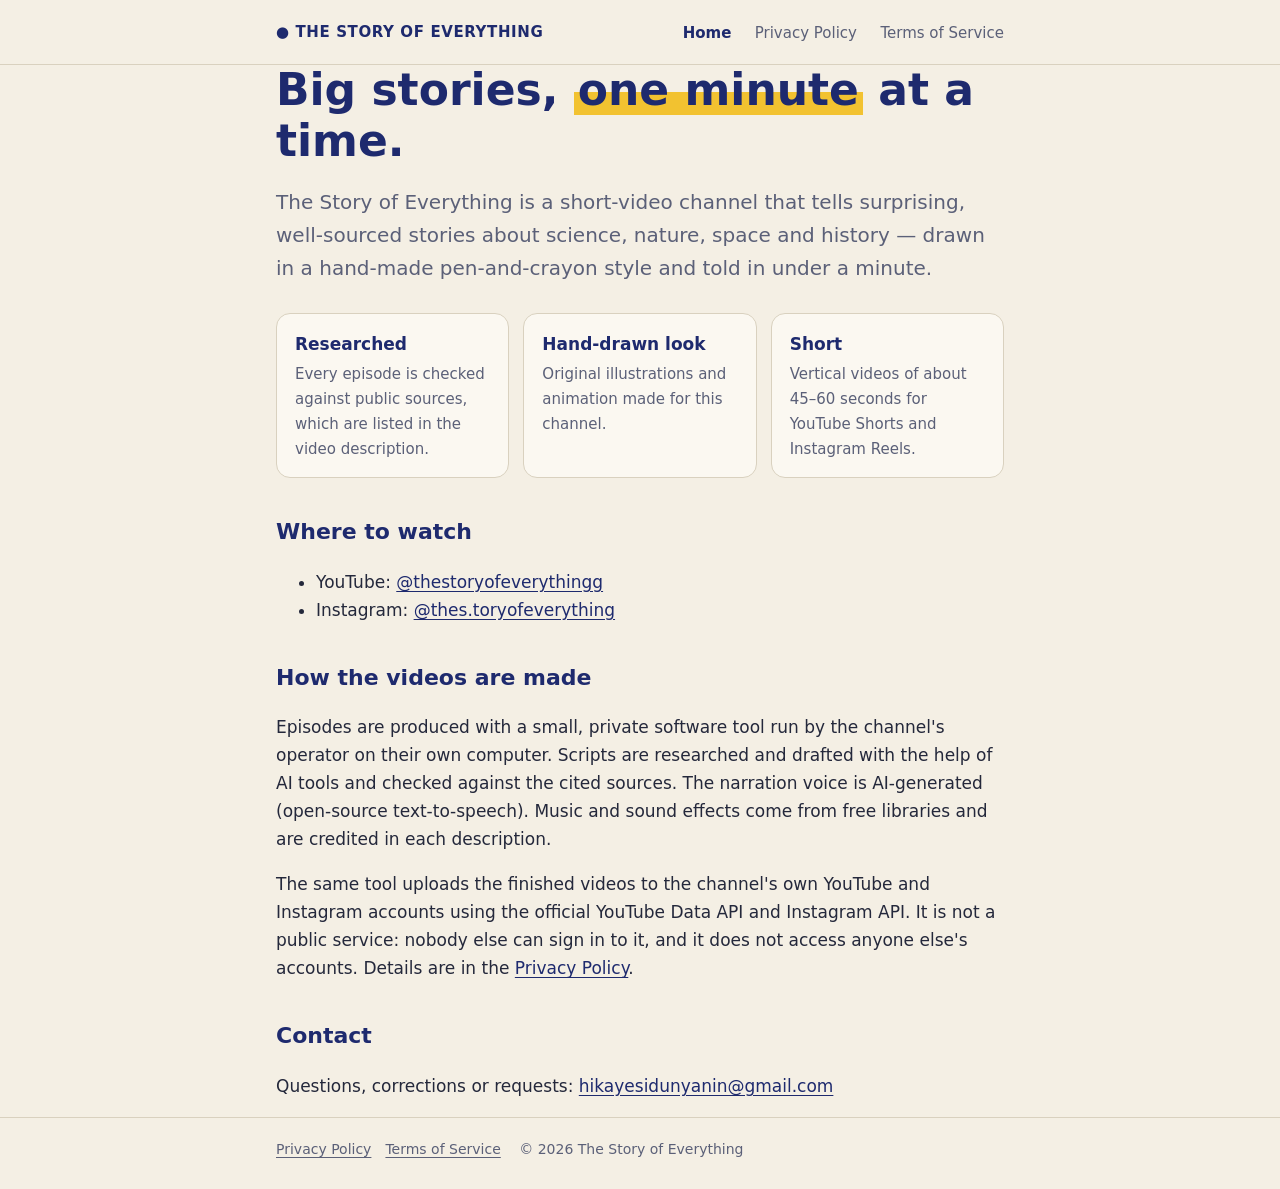
<file: index.html>
<!doctype html>
<html lang="en">
<head>
  <meta charset="utf-8">
  <meta name="viewport" content="width=device-width, initial-scale=1">
  <title>The Story of Everything</title>
  <meta name="description" content="Short, hand-drawn science and history stories in under a minute, published on YouTube Shorts and Instagram Reels.">
  <link rel="stylesheet" href="assets/style.css">
</head>
<body>
  <header>
    <div class="wrap">
      <a class="brand" href="./">The Story of Everything</a>
      <nav>
        <a href="./" aria-current="page">Home</a>
        <a href="privacy.html">Privacy Policy</a>
        <a href="terms.html">Terms of Service</a>
      </nav>
    </div>
  </header>

  <main class="wrap">
    <h1>Big stories, <span class="hl">one minute</span> at a time.</h1>
    <p class="lead">The Story of Everything is a short-video channel that tells surprising, well-sourced stories about
      science, nature, space and history — drawn in a hand-made pen-and-crayon style and told in under a minute.</p>

    <div class="cards">
      <div class="card">
        <h3>Researched</h3>
        <p>Every episode is checked against public sources, which are listed in the video description.</p>
      </div>
      <div class="card">
        <h3>Hand-drawn look</h3>
        <p>Original illustrations and animation made for this channel.</p>
      </div>
      <div class="card">
        <h3>Short</h3>
        <p>Vertical videos of about 45–60 seconds for YouTube Shorts and Instagram Reels.</p>
      </div>
    </div>

    <h2>Where to watch</h2>
    <ul>
      <li>YouTube: <a href="https://www.youtube.com/@thestoryofeverythingg" rel="noopener">@thestoryofeverythingg</a></li>
      <li>Instagram: <a href="https://www.instagram.com/thes.toryofeverything/" rel="noopener">@thes.toryofeverything</a></li>
    </ul>

    <h2>How the videos are made</h2>
    <p>Episodes are produced with a small, private software tool run by the channel's operator on their own computer.
      Scripts are researched and drafted with the help of AI tools and checked against the cited sources.
      The narration voice is AI-generated (open-source text-to-speech). Music and sound effects come from free
      libraries and are credited in each description.</p>
    <p>The same tool uploads the finished videos to the channel's own YouTube and Instagram accounts using the official
      YouTube Data API and Instagram API. It is not a public service: nobody else can sign in to it, and it does not
      access anyone else's accounts. Details are in the <a href="privacy.html">Privacy Policy</a>.</p>

    <h2>Contact</h2>
    <p>Questions, corrections or requests: <a href="mailto:hikayesidunyanin@gmail.com">hikayesidunyanin@gmail.com</a></p>
  </main>

  <footer>
    <div class="wrap">
      <a href="privacy.html">Privacy Policy</a><a href="terms.html">Terms of Service</a>
      <span>© 2026 The Story of Everything</span>
    </div>
  </footer>
</body>
</html>
</file>
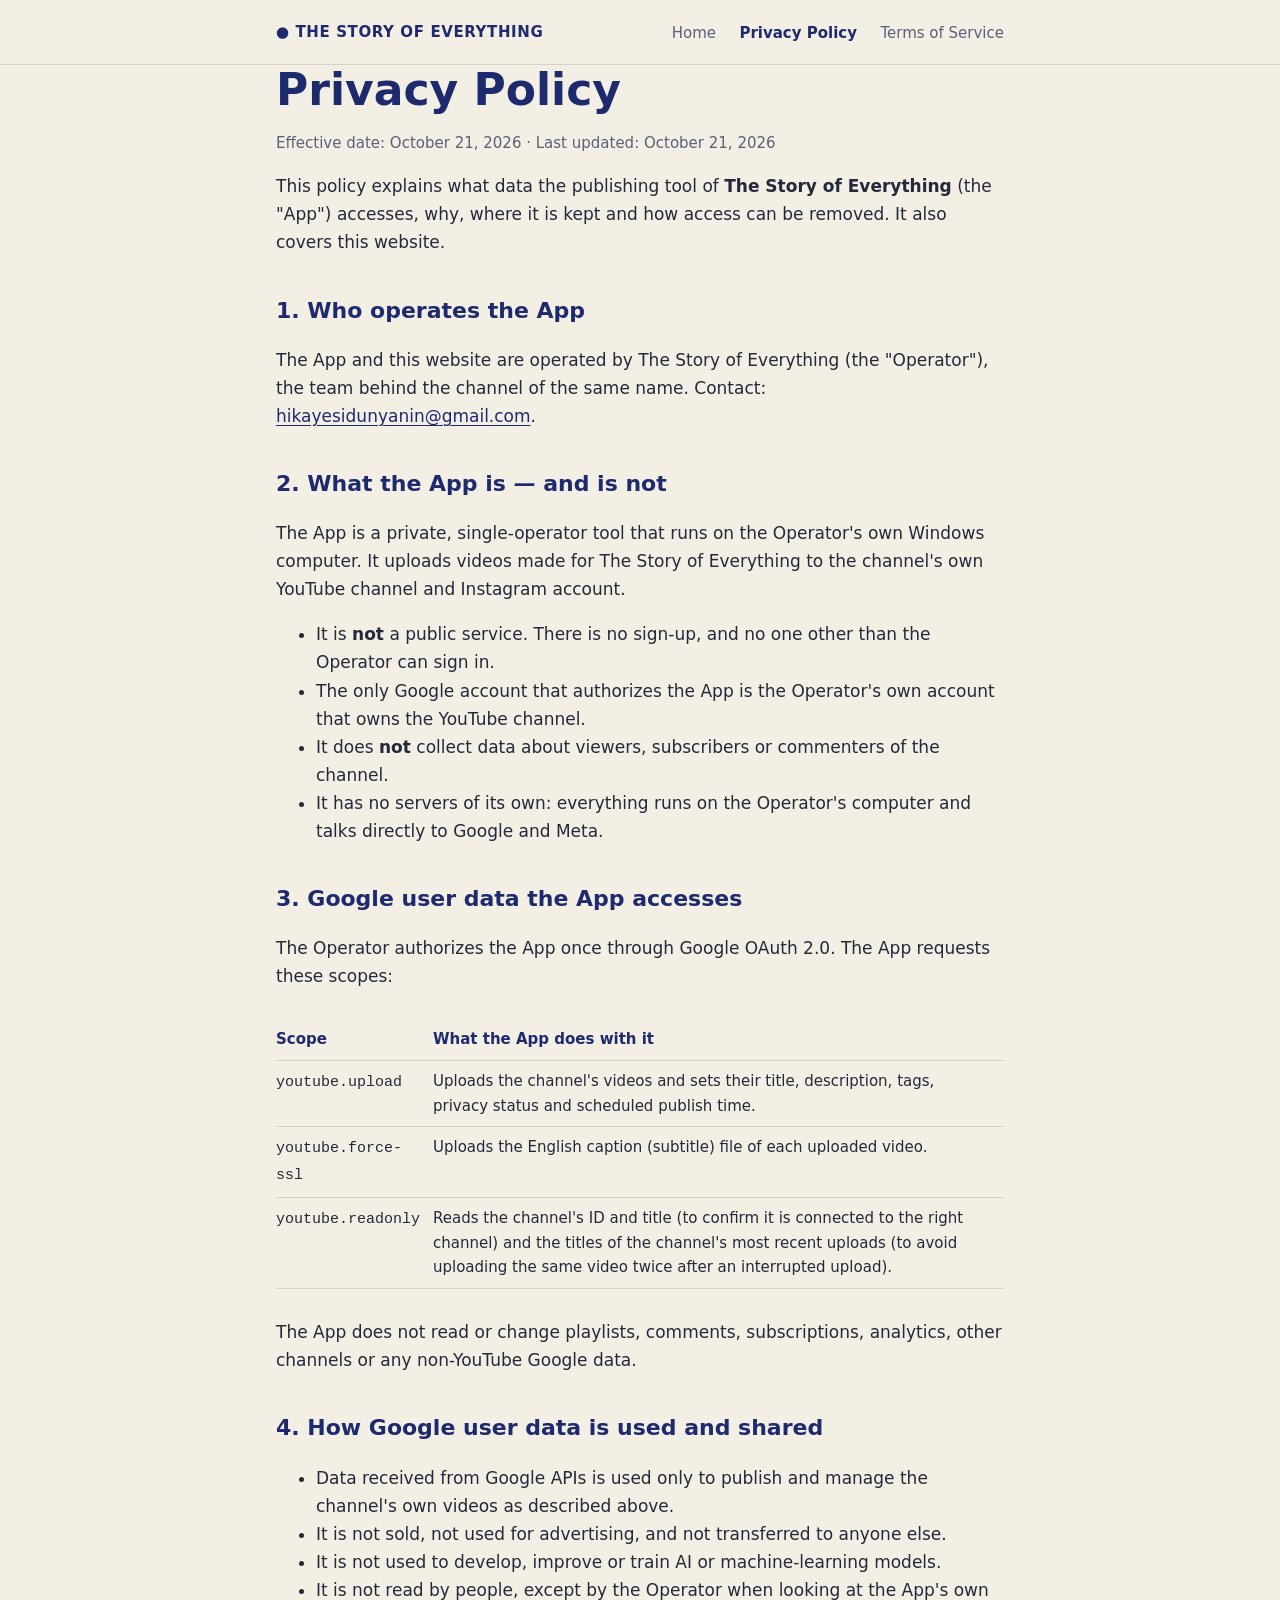
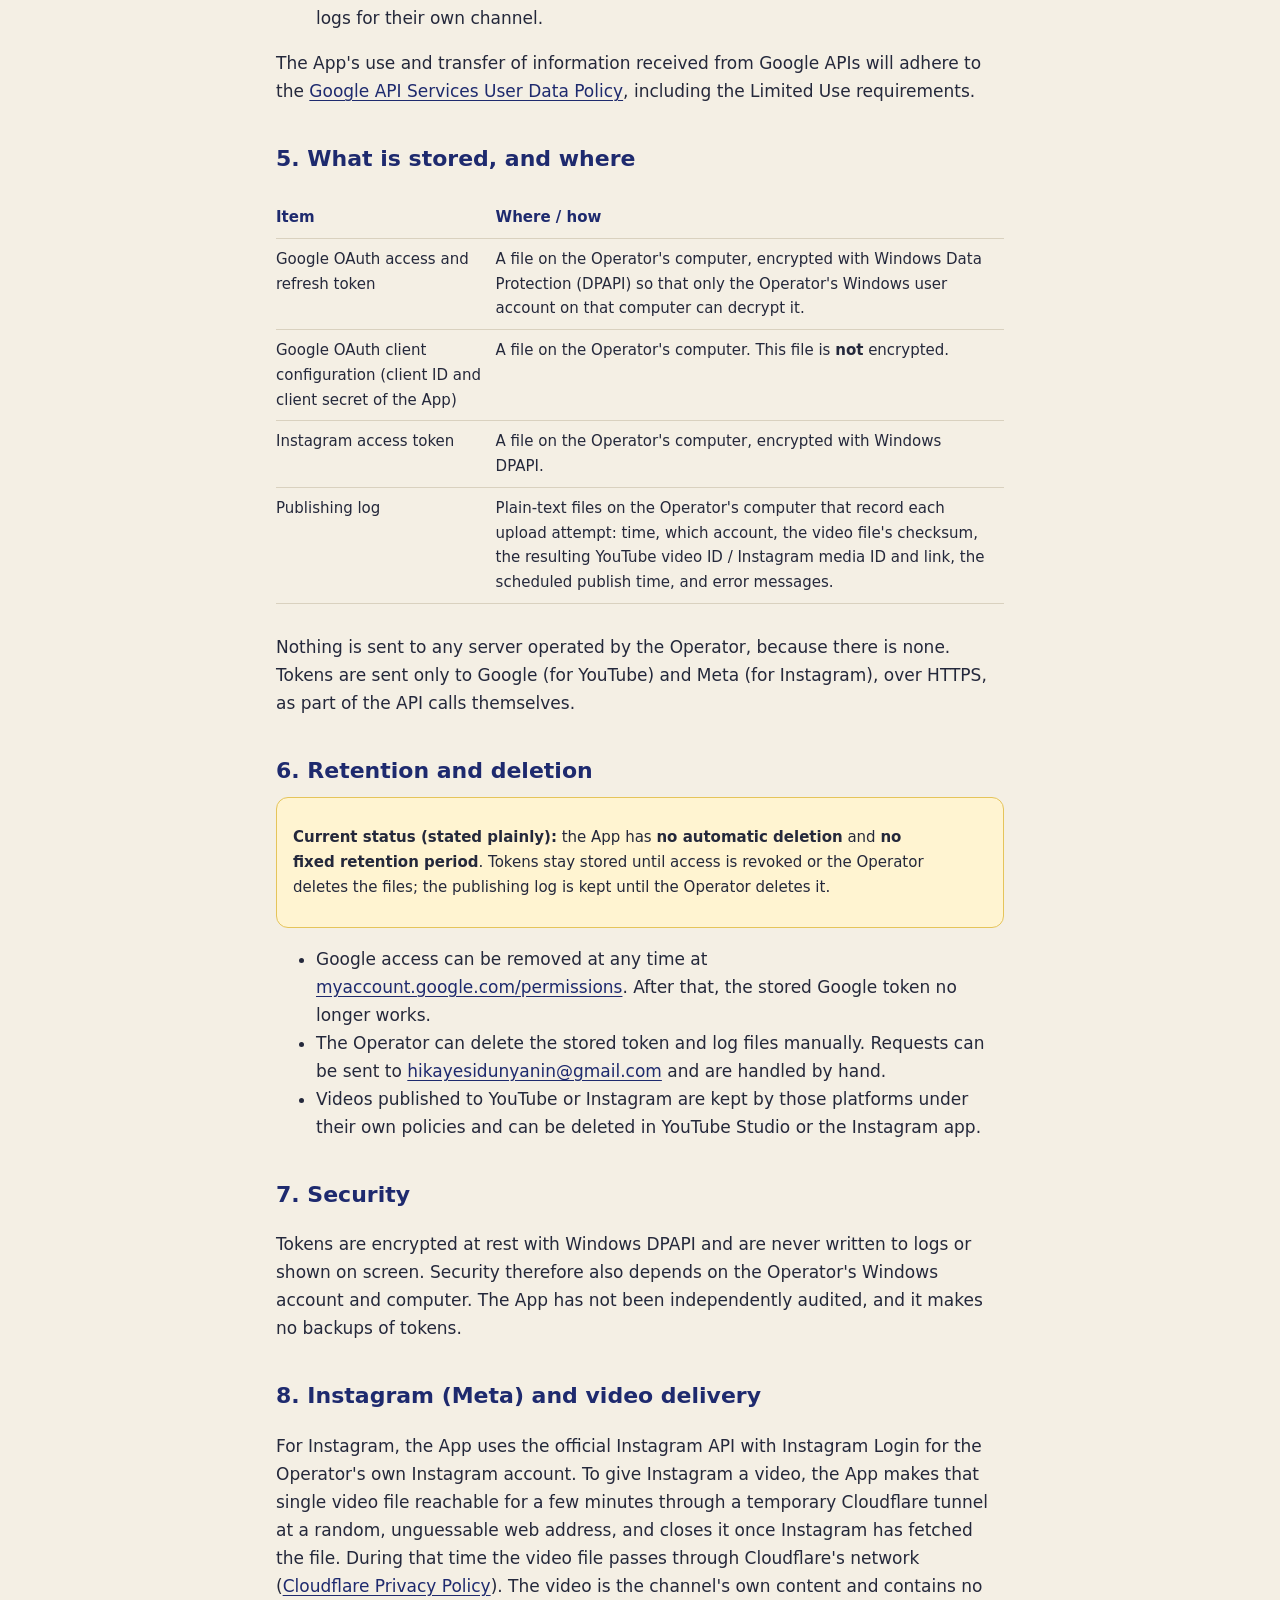
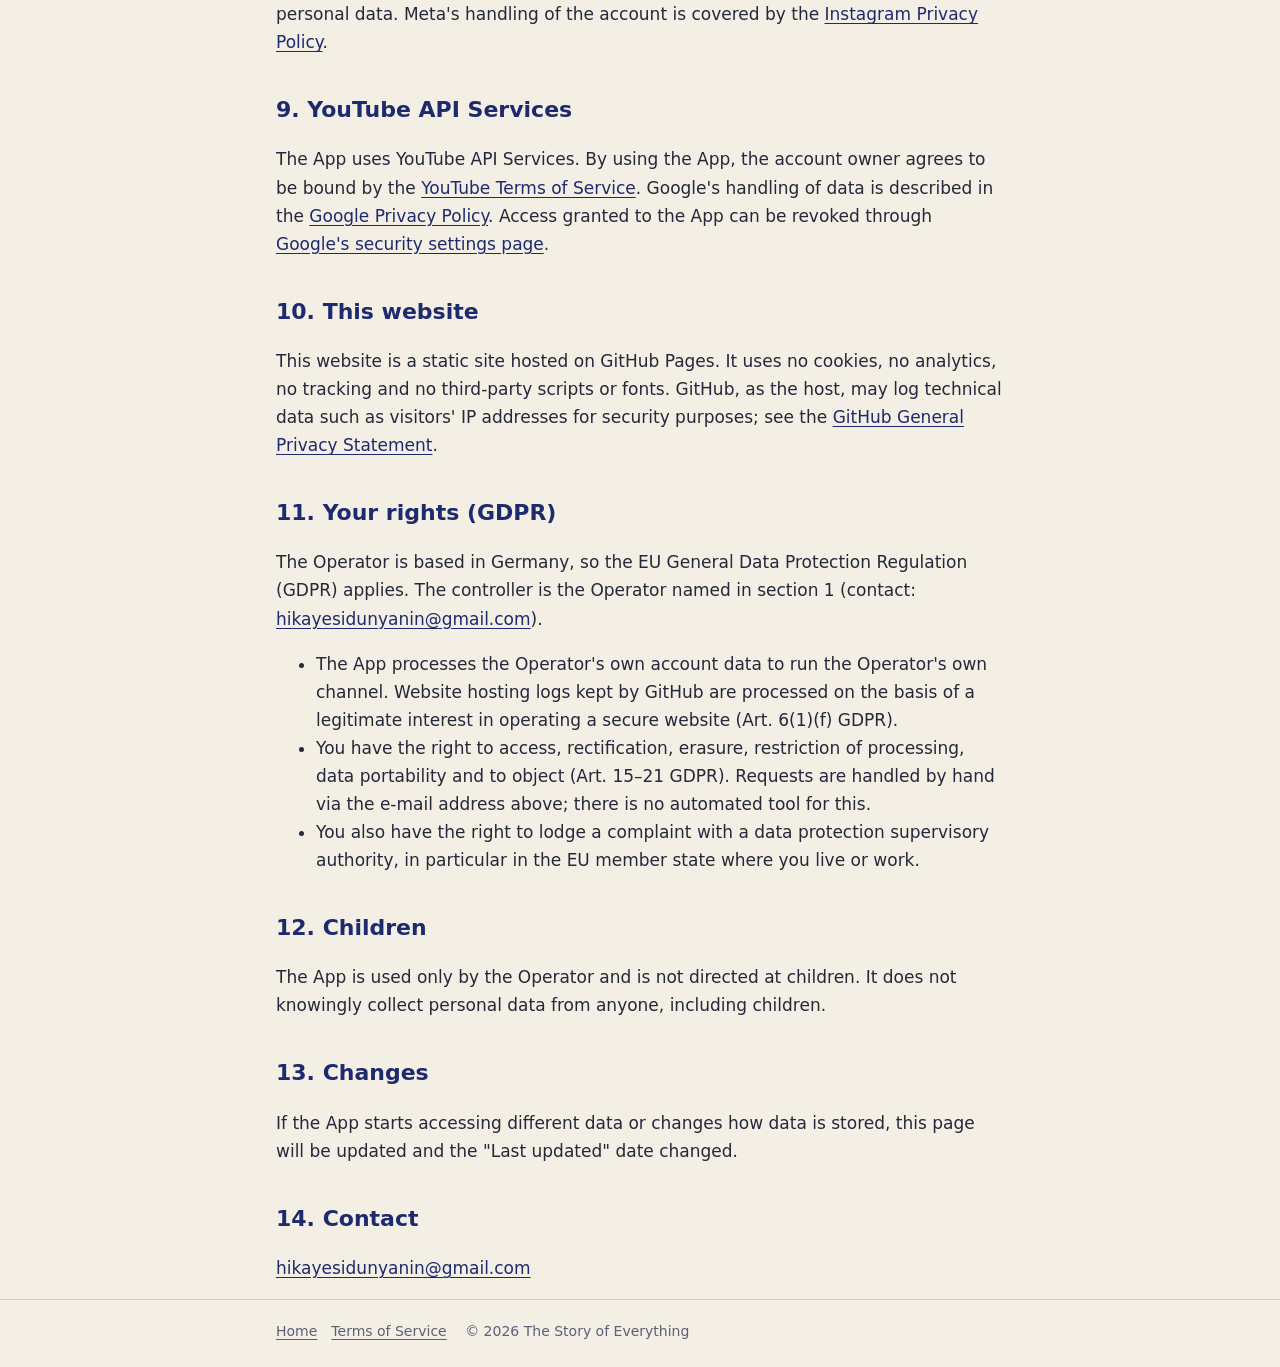
<file: privacy.html>
<!doctype html>
<html lang="en">
<head>
  <meta charset="utf-8">
  <meta name="viewport" content="width=device-width, initial-scale=1">
  <title>Privacy Policy — The Story of Everything</title>
  <meta name="description" content="How The Story of Everything's private publishing tool uses Google OAuth, the YouTube Data API and the Instagram API.">
  <link rel="stylesheet" href="assets/style.css">
</head>
<body>
  <header>
    <div class="wrap">
      <a class="brand" href="./">The Story of Everything</a>
      <nav>
        <a href="./">Home</a>
        <a href="privacy.html" aria-current="page">Privacy Policy</a>
        <a href="terms.html">Terms of Service</a>
      </nav>
    </div>
  </header>

  <main class="wrap">
    <h1>Privacy Policy</h1>
    <p class="meta">Effective date: October 21, 2026 · Last updated: October 21, 2026</p>

    <p>This policy explains what data the publishing tool of <strong>The Story of Everything</strong> (the "App") accesses,
      why, where it is kept and how access can be removed. It also covers this website.</p>

    <h2>1. Who operates the App</h2>
    <p>The App and this website are operated by The Story of Everything (the "Operator"), the team behind the channel of the same name.
      Contact: <a href="mailto:hikayesidunyanin@gmail.com">hikayesidunyanin@gmail.com</a>.</p>

    <h2>2. What the App is — and is not</h2>
    <p>The App is a private, single-operator tool that runs on the Operator's own Windows computer. It uploads videos made
      for The Story of Everything to the channel's own YouTube channel and Instagram account.</p>
    <ul>
      <li>It is <strong>not</strong> a public service. There is no sign-up, and no one other than the Operator can sign in.</li>
      <li>The only Google account that authorizes the App is the Operator's own account that owns the YouTube channel.</li>
      <li>It does <strong>not</strong> collect data about viewers, subscribers or commenters of the channel.</li>
      <li>It has no servers of its own: everything runs on the Operator's computer and talks directly to Google and Meta.</li>
    </ul>

    <h2>3. Google user data the App accesses</h2>
    <p>The Operator authorizes the App once through Google OAuth 2.0. The App requests these scopes:</p>
    <div class="table-scroll">
      <table>
        <tr><th>Scope</th><th>What the App does with it</th></tr>
        <tr><td><code>youtube.upload</code></td><td>Uploads the channel's videos and sets their title, description, tags,
          privacy status and scheduled publish time.</td></tr>
        <tr><td><code>youtube.force-ssl</code></td><td>Uploads the English caption (subtitle) file of each uploaded video.</td></tr>
        <tr><td><code>youtube.readonly</code></td><td>Reads the channel's ID and title (to confirm it is connected to the
          right channel) and the titles of the channel's most recent uploads (to avoid uploading the same video twice
          after an interrupted upload).</td></tr>
      </table>
    </div>
    <p>The App does not read or change playlists, comments, subscriptions, analytics, other channels or any non-YouTube
      Google data.</p>

    <h2>4. How Google user data is used and shared</h2>
    <ul>
      <li>Data received from Google APIs is used only to publish and manage the channel's own videos as described above.</li>
      <li>It is not sold, not used for advertising, and not transferred to anyone else.</li>
      <li>It is not used to develop, improve or train AI or machine-learning models.</li>
      <li>It is not read by people, except by the Operator when looking at the App's own logs for their own channel.</li>
    </ul>
    <p>The App's use and transfer of information received from Google APIs will adhere to the
      <a href="https://developers.google.com/terms/api-services-user-data-policy" rel="noopener">Google API Services User Data Policy</a>,
      including the Limited Use requirements.</p>

    <h2>5. What is stored, and where</h2>
    <div class="table-scroll">
      <table>
        <tr><th>Item</th><th>Where / how</th></tr>
        <tr><td>Google OAuth access and refresh token</td><td>A file on the Operator's computer, encrypted with Windows Data
          Protection (DPAPI) so that only the Operator's Windows user account on that computer can decrypt it.</td></tr>
        <tr><td>Google OAuth client configuration (client ID and client secret of the App)</td><td>A file on the Operator's
          computer. This file is <strong>not</strong> encrypted.</td></tr>
        <tr><td>Instagram access token</td><td>A file on the Operator's computer, encrypted with Windows DPAPI.</td></tr>
        <tr><td>Publishing log</td><td>Plain-text files on the Operator's computer that record each upload attempt:
          time, which account, the video file's checksum, the resulting YouTube video ID / Instagram media ID and link,
          the scheduled publish time, and error messages.</td></tr>
      </table>
    </div>
    <p>Nothing is sent to any server operated by the Operator, because there is none. Tokens are sent only to Google
      (for YouTube) and Meta (for Instagram), over HTTPS, as part of the API calls themselves.</p>

    <h2>6. Retention and deletion</h2>
    <div class="note">
      <p><strong>Current status (stated plainly):</strong> the App has <strong>no automatic deletion</strong> and
        <strong>no fixed retention period</strong>. Tokens stay stored until access is revoked or the Operator deletes
        the files; the publishing log is kept until the Operator deletes it.</p>
    </div>
    <ul>
      <li>Google access can be removed at any time at
        <a href="https://myaccount.google.com/permissions" rel="noopener">myaccount.google.com/permissions</a>.
        After that, the stored Google token no longer works.</li>
      <li>The Operator can delete the stored token and log files manually. Requests can be sent to
        <a href="mailto:hikayesidunyanin@gmail.com">hikayesidunyanin@gmail.com</a> and are handled by hand.</li>
      <li>Videos published to YouTube or Instagram are kept by those platforms under their own policies and can be deleted
        in YouTube Studio or the Instagram app.</li>
    </ul>

    <h2>7. Security</h2>
    <p>Tokens are encrypted at rest with Windows DPAPI and are never written to logs or shown on screen.
      Security therefore also depends on the Operator's Windows account and computer. The App has not been independently
      audited, and it makes no backups of tokens.</p>

    <h2>8. Instagram (Meta) and video delivery</h2>
    <p>For Instagram, the App uses the official Instagram API with Instagram Login for the Operator's own Instagram
      account. To give Instagram a video, the App makes that single video file reachable for a few minutes through a
      temporary Cloudflare tunnel at a random, unguessable web address, and closes it once Instagram has fetched the file.
      During that time the video file passes through Cloudflare's network
      (<a href="https://www.cloudflare.com/privacypolicy/" rel="noopener">Cloudflare Privacy Policy</a>).
      The video is the channel's own content and contains no personal data. Meta's handling of the account is covered by the
      <a href="https://privacycenter.instagram.com/policy" rel="noopener">Instagram Privacy Policy</a>.</p>

    <h2>9. YouTube API Services</h2>
    <p>The App uses YouTube API Services. By using the App, the account owner agrees to be bound by the
      <a href="https://www.youtube.com/t/terms" rel="noopener">YouTube Terms of Service</a>. Google's handling of data is described in the
      <a href="https://policies.google.com/privacy" rel="noopener">Google Privacy Policy</a>. Access granted to the App can be revoked through
      <a href="https://myaccount.google.com/permissions" rel="noopener">Google's security settings page</a>.</p>

    <h2>10. This website</h2>
    <p>This website is a static site hosted on GitHub Pages. It uses no cookies, no analytics, no tracking and no
      third-party scripts or fonts. GitHub, as the host, may log technical data such as visitors' IP addresses for
      security purposes; see the
      <a href="https://docs.github.com/en/site-policy/privacy-policies/github-general-privacy-statement" rel="noopener">GitHub General Privacy Statement</a>.</p>

    <h2>11. Your rights (GDPR)</h2>
    <p>The Operator is based in Germany, so the EU General Data Protection Regulation (GDPR) applies. The controller is
      the Operator named in section 1 (contact: <a href="mailto:hikayesidunyanin@gmail.com">hikayesidunyanin@gmail.com</a>).</p>
    <ul>
      <li>The App processes the Operator's own account data to run the Operator's own channel. Website hosting logs kept by
        GitHub are processed on the basis of a legitimate interest in operating a secure website (Art. 6(1)(f) GDPR).</li>
      <li>You have the right to access, rectification, erasure, restriction of processing, data portability and to object
        (Art. 15–21 GDPR). Requests are handled by hand via the e-mail address above; there is no automated tool for this.</li>
      <li>You also have the right to lodge a complaint with a data protection supervisory authority, in particular in the
        EU member state where you live or work.</li>
    </ul>

    <h2>12. Children</h2>
    <p>The App is used only by the Operator and is not directed at children. It does not knowingly collect personal data
      from anyone, including children.</p>

    <h2>13. Changes</h2>
    <p>If the App starts accessing different data or changes how data is stored, this page will be updated and the
      "Last updated" date changed.</p>

    <h2>14. Contact</h2>
    <p><a href="mailto:hikayesidunyanin@gmail.com">hikayesidunyanin@gmail.com</a></p>
  </main>

  <footer>
    <div class="wrap">
      <a href="./">Home</a><a href="terms.html">Terms of Service</a>
      <span>© 2026 The Story of Everything</span>
    </div>
  </footer>
</body>
</html>
</file>
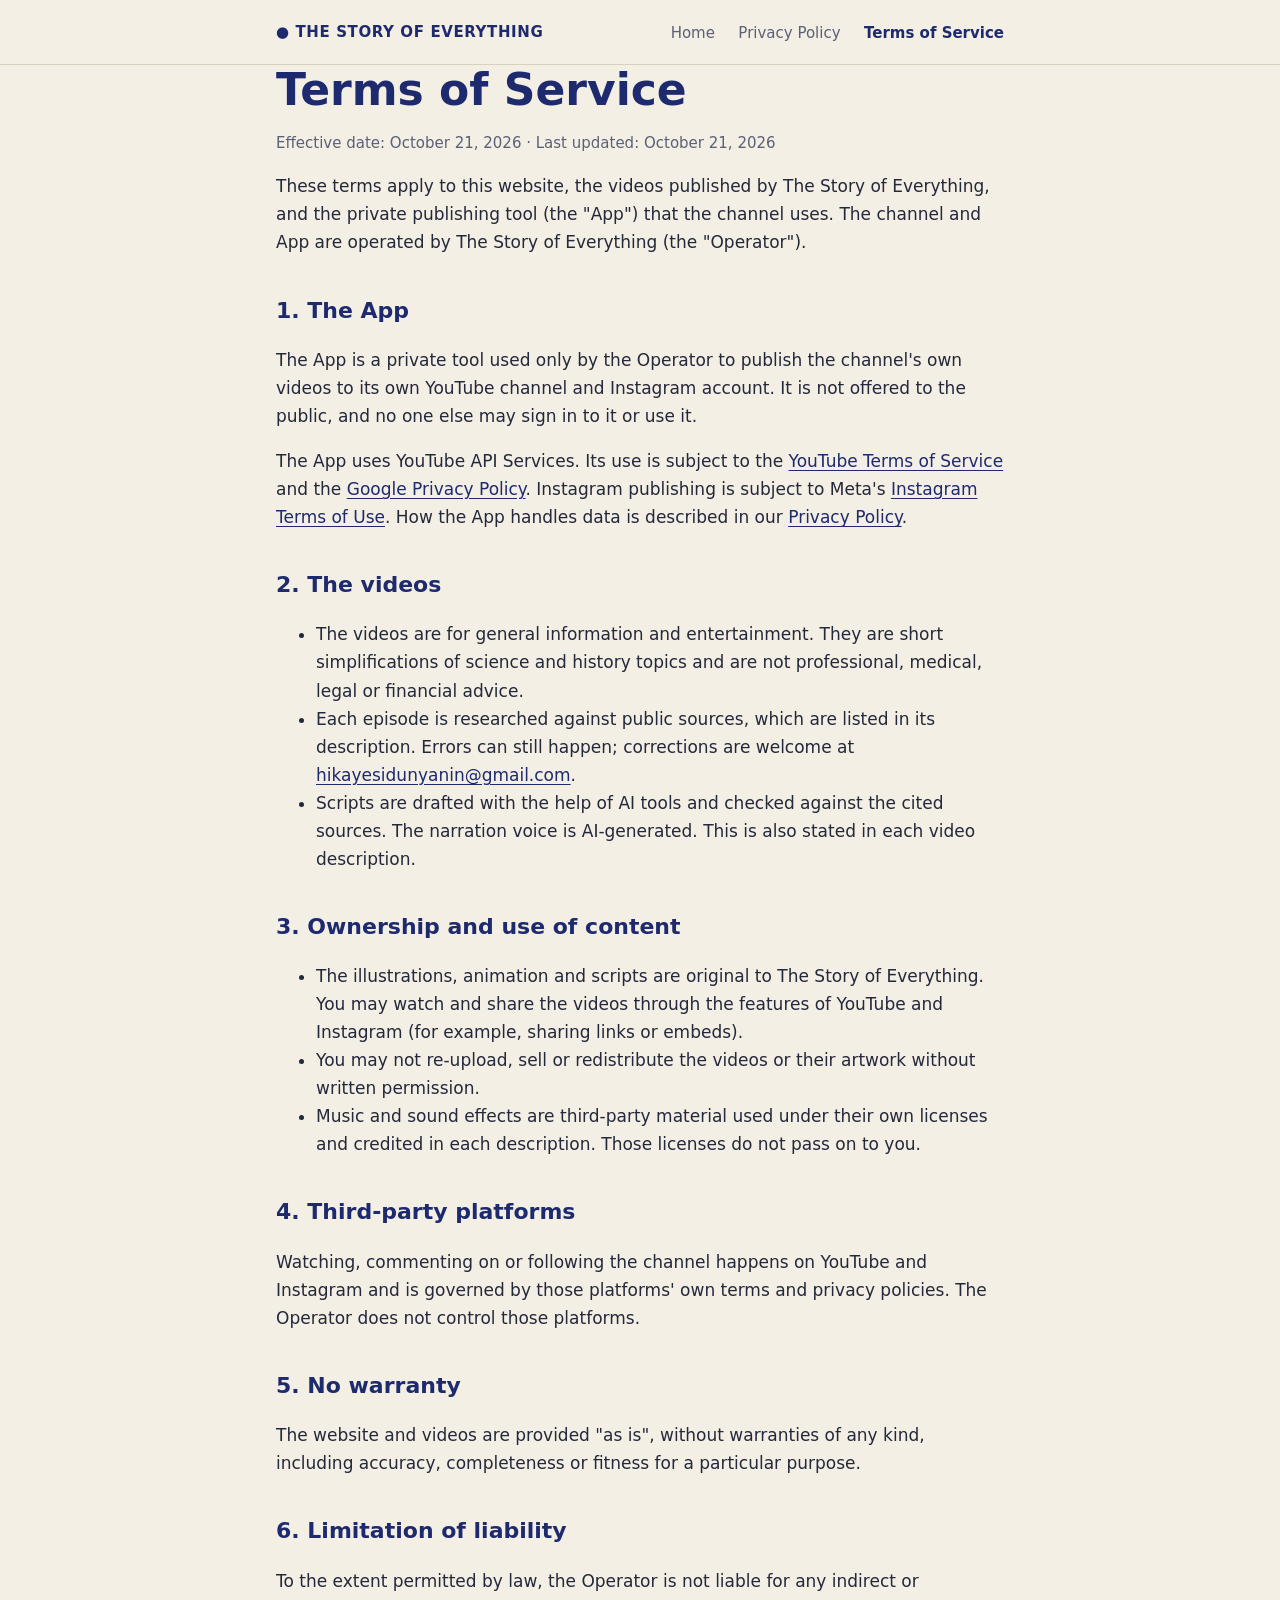
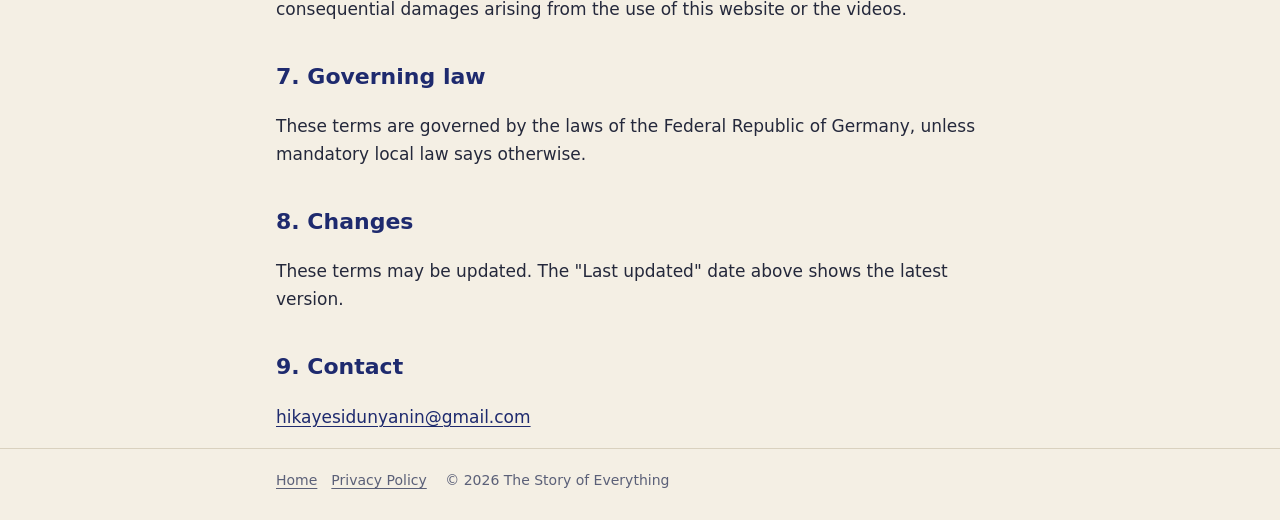
<file: terms.html>
<!doctype html>
<html lang="en">
<head>
  <meta charset="utf-8">
  <meta name="viewport" content="width=device-width, initial-scale=1">
  <title>Terms of Service — The Story of Everything</title>
  <meta name="description" content="Terms of Service for The Story of Everything website, videos and publishing tool.">
  <link rel="stylesheet" href="assets/style.css">
</head>
<body>
  <header>
    <div class="wrap">
      <a class="brand" href="./">The Story of Everything</a>
      <nav>
        <a href="./">Home</a>
        <a href="privacy.html">Privacy Policy</a>
        <a href="terms.html" aria-current="page">Terms of Service</a>
      </nav>
    </div>
  </header>

  <main class="wrap">
    <h1>Terms of Service</h1>
    <p class="meta">Effective date: October 21, 2026 · Last updated: October 21, 2026</p>

    <p>These terms apply to this website, the videos published by The Story of Everything, and the private publishing
      tool (the "App") that the channel uses. The channel and App are operated by The Story of Everything (the "Operator").</p>

    <h2>1. The App</h2>
    <p>The App is a private tool used only by the Operator to publish the channel's own videos to its own YouTube channel
      and Instagram account. It is not offered to the public, and no one else may sign in to it or use it.</p>
    <p>The App uses YouTube API Services. Its use is subject to the
      <a href="https://www.youtube.com/t/terms" rel="noopener">YouTube Terms of Service</a> and the
      <a href="https://policies.google.com/privacy" rel="noopener">Google Privacy Policy</a>. Instagram publishing is subject to Meta's
      <a href="https://help.instagram.com/581066165581870" rel="noopener">Instagram Terms of Use</a>. How the App handles data is
      described in our <a href="privacy.html">Privacy Policy</a>.</p>

    <h2>2. The videos</h2>
    <ul>
      <li>The videos are for general information and entertainment. They are short simplifications of science and history
        topics and are not professional, medical, legal or financial advice.</li>
      <li>Each episode is researched against public sources, which are listed in its description. Errors can still happen;
        corrections are welcome at <a href="mailto:hikayesidunyanin@gmail.com">hikayesidunyanin@gmail.com</a>.</li>
      <li>Scripts are drafted with the help of AI tools and checked against the cited sources. The narration voice is
        AI-generated. This is also stated in each video description.</li>
    </ul>

    <h2>3. Ownership and use of content</h2>
    <ul>
      <li>The illustrations, animation and scripts are original to The Story of Everything. You may watch and share the
        videos through the features of YouTube and Instagram (for example, sharing links or embeds).</li>
      <li>You may not re-upload, sell or redistribute the videos or their artwork without written permission.</li>
      <li>Music and sound effects are third-party material used under their own licenses and credited in each description.
        Those licenses do not pass on to you.</li>
    </ul>

    <h2>4. Third-party platforms</h2>
    <p>Watching, commenting on or following the channel happens on YouTube and Instagram and is governed by those
      platforms' own terms and privacy policies. The Operator does not control those platforms.</p>

    <h2>5. No warranty</h2>
    <p>The website and videos are provided "as is", without warranties of any kind, including accuracy, completeness or
      fitness for a particular purpose.</p>

    <h2>6. Limitation of liability</h2>
    <p>To the extent permitted by law, the Operator is not liable for any indirect or consequential damages arising from
      the use of this website or the videos.</p>

    <h2>7. Governing law</h2>
    <p>These terms are governed by the laws of the Federal Republic of Germany, unless mandatory local law says otherwise.</p>

    <h2>8. Changes</h2>
    <p>These terms may be updated. The "Last updated" date above shows the latest version.</p>

    <h2>9. Contact</h2>
    <p><a href="mailto:hikayesidunyanin@gmail.com">hikayesidunyanin@gmail.com</a></p>
  </main>

  <footer>
    <div class="wrap">
      <a href="./">Home</a><a href="privacy.html">Privacy Policy</a>
      <span>© 2026 The Story of Everything</span>
    </div>
  </footer>
</body>
</html>
</file>
<file: assets/style.css>
/* The Story of Everything — static site. No web fonts, no scripts, no cookies, no analytics. */
:root {
  --paper: #F4EFE4;
  --ink: #1E2A6E;
  --text: #24283B;
  --muted: #5B6078;
  --line: #D9D1BF;
  --yellow: #F2C230;
  --card: #FBF8F1;
  --note-bg: #FFF4D1;
  --note-line: #E5C45A;
}
@media (prefers-color-scheme: dark) {
  :root {
    --paper: #15182A;
    --ink: #C9D3FF;
    --text: #E4E6F0;
    --muted: #A3A8C0;
    --line: #2C3150;
    --yellow: #F2C230;
    --card: #1C2036;
    --note-bg: #2E2A16;
    --note-line: #8A7428;
  }
}
* { box-sizing: border-box; }
html { -webkit-text-size-adjust: 100%; }
body {
  margin: 0;
  background: var(--paper);
  color: var(--text);
  font: 17px/1.65 system-ui, -apple-system, "Segoe UI", Roboto, "Helvetica Neue", Arial, sans-serif;
}
a { color: var(--ink); text-underline-offset: 3px; }
a:hover { text-decoration-thickness: 2px; }
.wrap { max-width: 760px; margin: 0 auto; padding: 0 16px; }
header { border-bottom: 1px solid var(--line); }
header .wrap { display: flex; flex-wrap: wrap; align-items: center; justify-content: space-between; gap: 8px 20px; padding-top: 18px; padding-bottom: 18px; }
.brand { font-weight: 800; letter-spacing: .04em; color: var(--ink); text-decoration: none; font-size: 15px; text-transform: uppercase; }
.brand::before { content: "● "; }
nav a { margin-left: 18px; text-decoration: none; font-size: 15px; color: var(--muted); }
nav a:first-child { margin-left: 0; }
nav a[aria-current="page"] { color: var(--ink); font-weight: 700; }
main { padding: 40px 0 56px; }
h1 { color: var(--ink); font-size: clamp(30px, 6vw, 44px); line-height: 1.15; margin: 0 0 12px; }
h1 .hl { background: linear-gradient(transparent 55%, var(--yellow) 55%); padding: 0 4px; }
h2 { color: var(--ink); font-size: 22px; margin: 36px 0 8px; }
h3 { font-size: 17px; margin: 22px 0 4px; }
p, li { max-width: 68ch; }
.lead { font-size: 20px; color: var(--muted); margin-bottom: 28px; }
.meta { color: var(--muted); font-size: 15px; }
.cards { display: grid; grid-template-columns: repeat(auto-fit, minmax(200px, 1fr)); gap: 14px; margin: 28px 0; }
.card { background: var(--card); border: 1px solid var(--line); border-radius: 14px; padding: 16px 18px; }
.card h3 { margin-top: 0; color: var(--ink); }
.card p { margin: 0; font-size: 15px; color: var(--muted); }
.note { background: var(--note-bg); border: 1px solid var(--note-line); border-radius: 12px; padding: 12px 16px; font-size: 15px; }
table { border-collapse: collapse; width: 100%; margin: 12px 0; font-size: 15px; }
th, td { text-align: left; vertical-align: top; border-bottom: 1px solid var(--line); padding: 8px 10px 8px 0; }
th { color: var(--ink); }
.table-scroll { overflow-x: auto; }
footer { border-top: 1px solid var(--line); color: var(--muted); font-size: 14px; }
footer .wrap { padding-top: 20px; padding-bottom: 28px; }
footer a { color: var(--muted); margin-right: 14px; }
</file>
